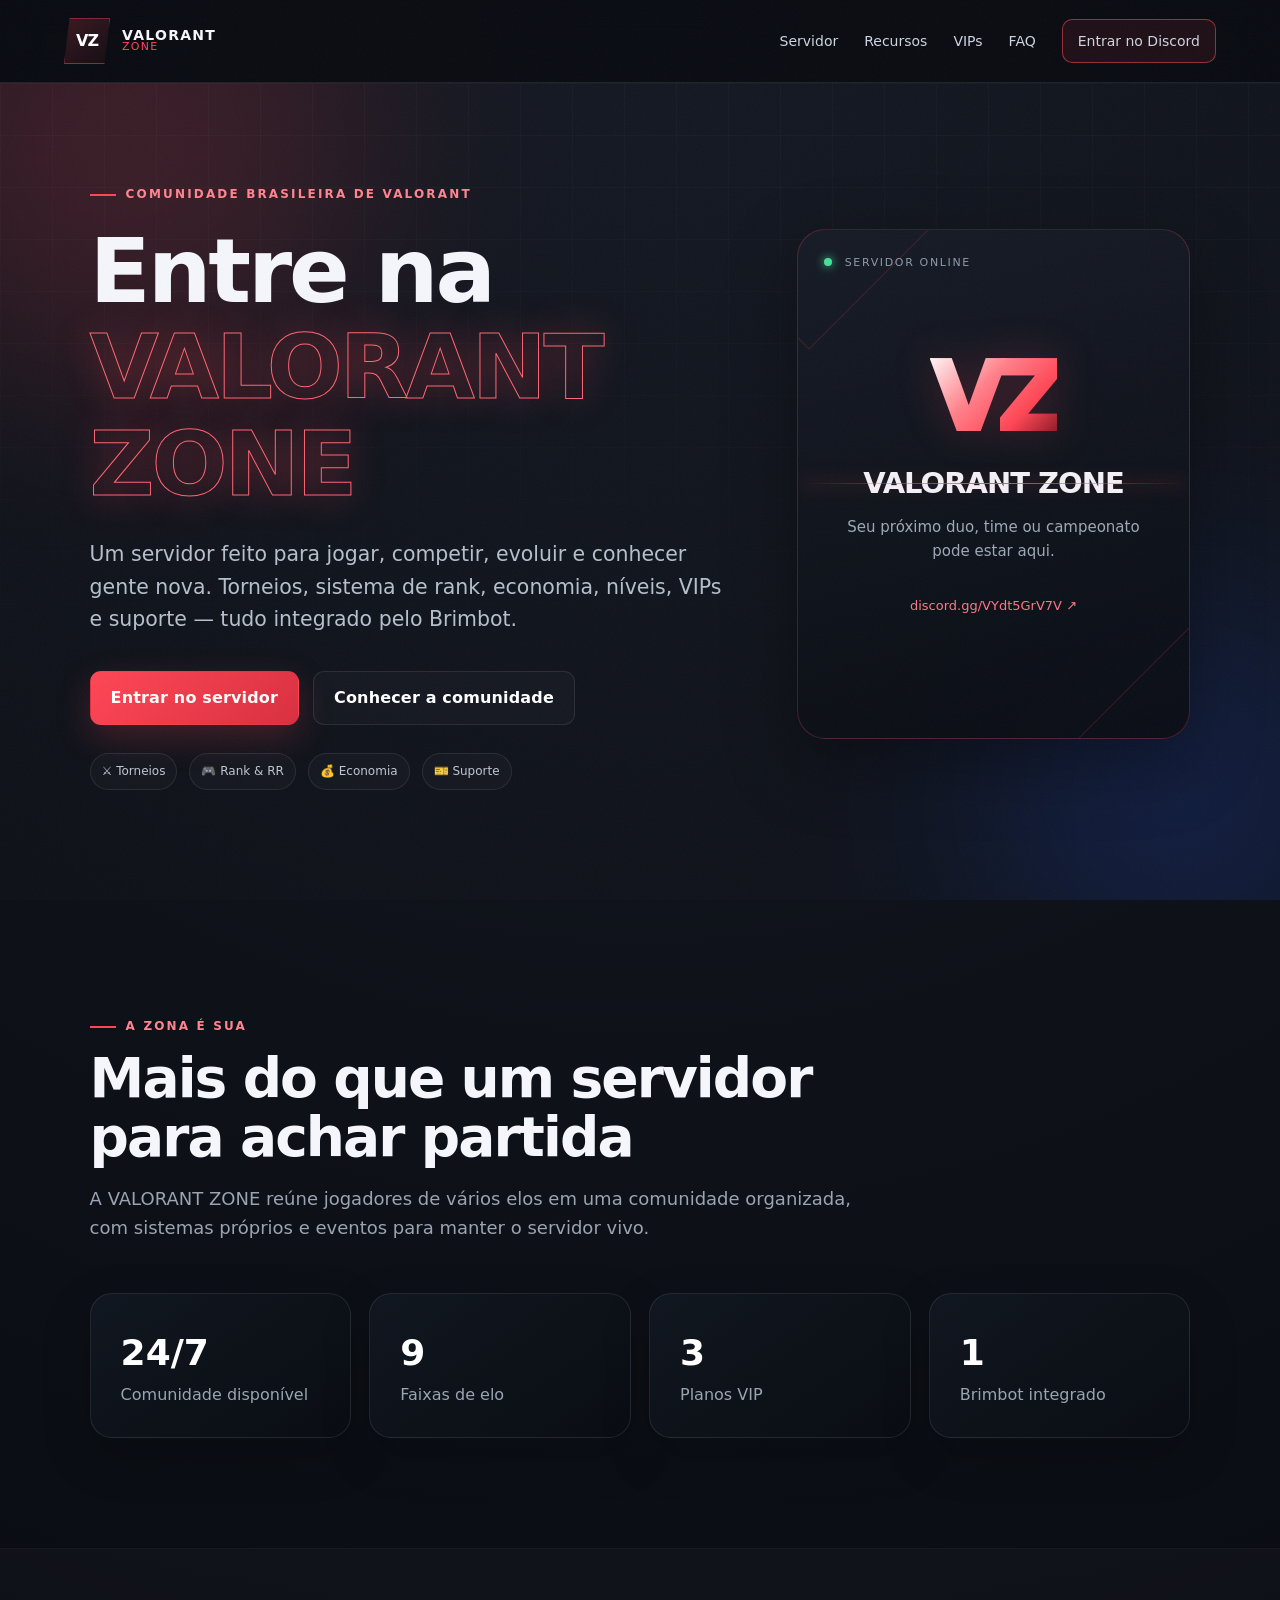
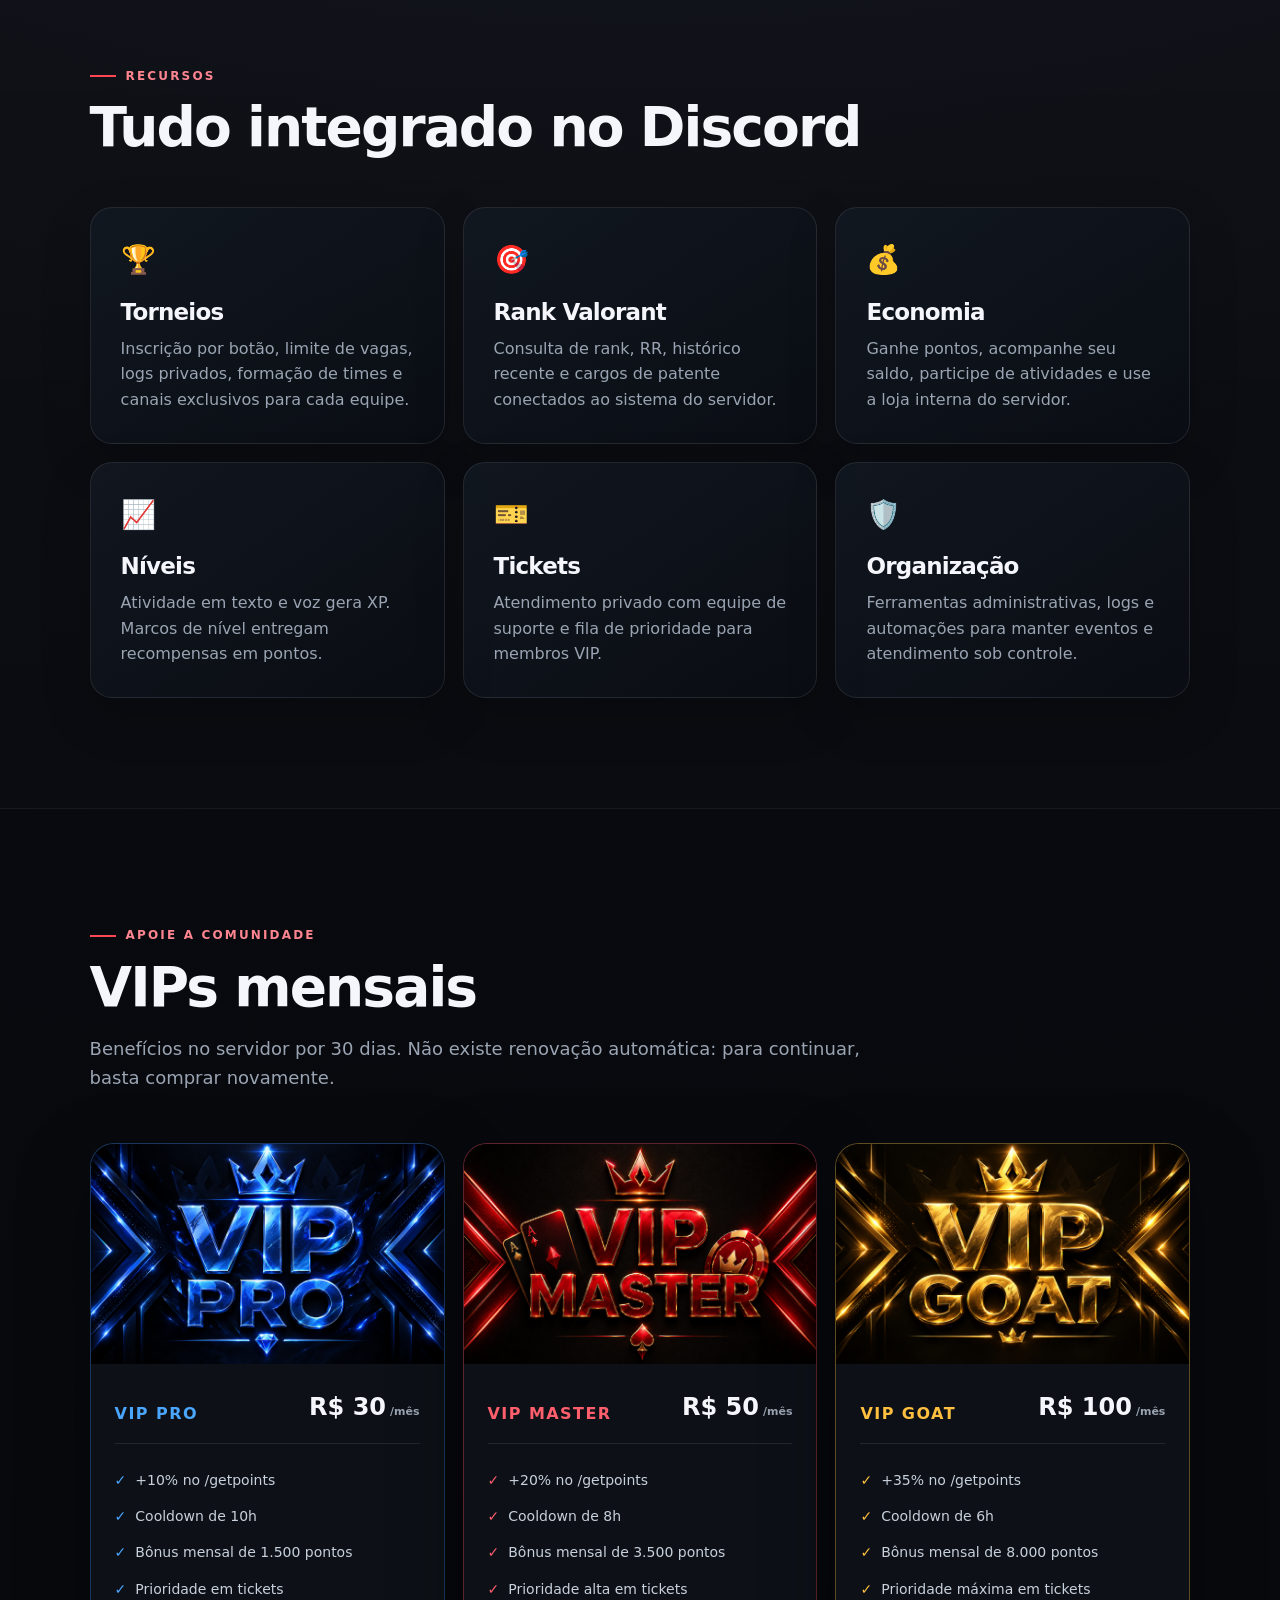
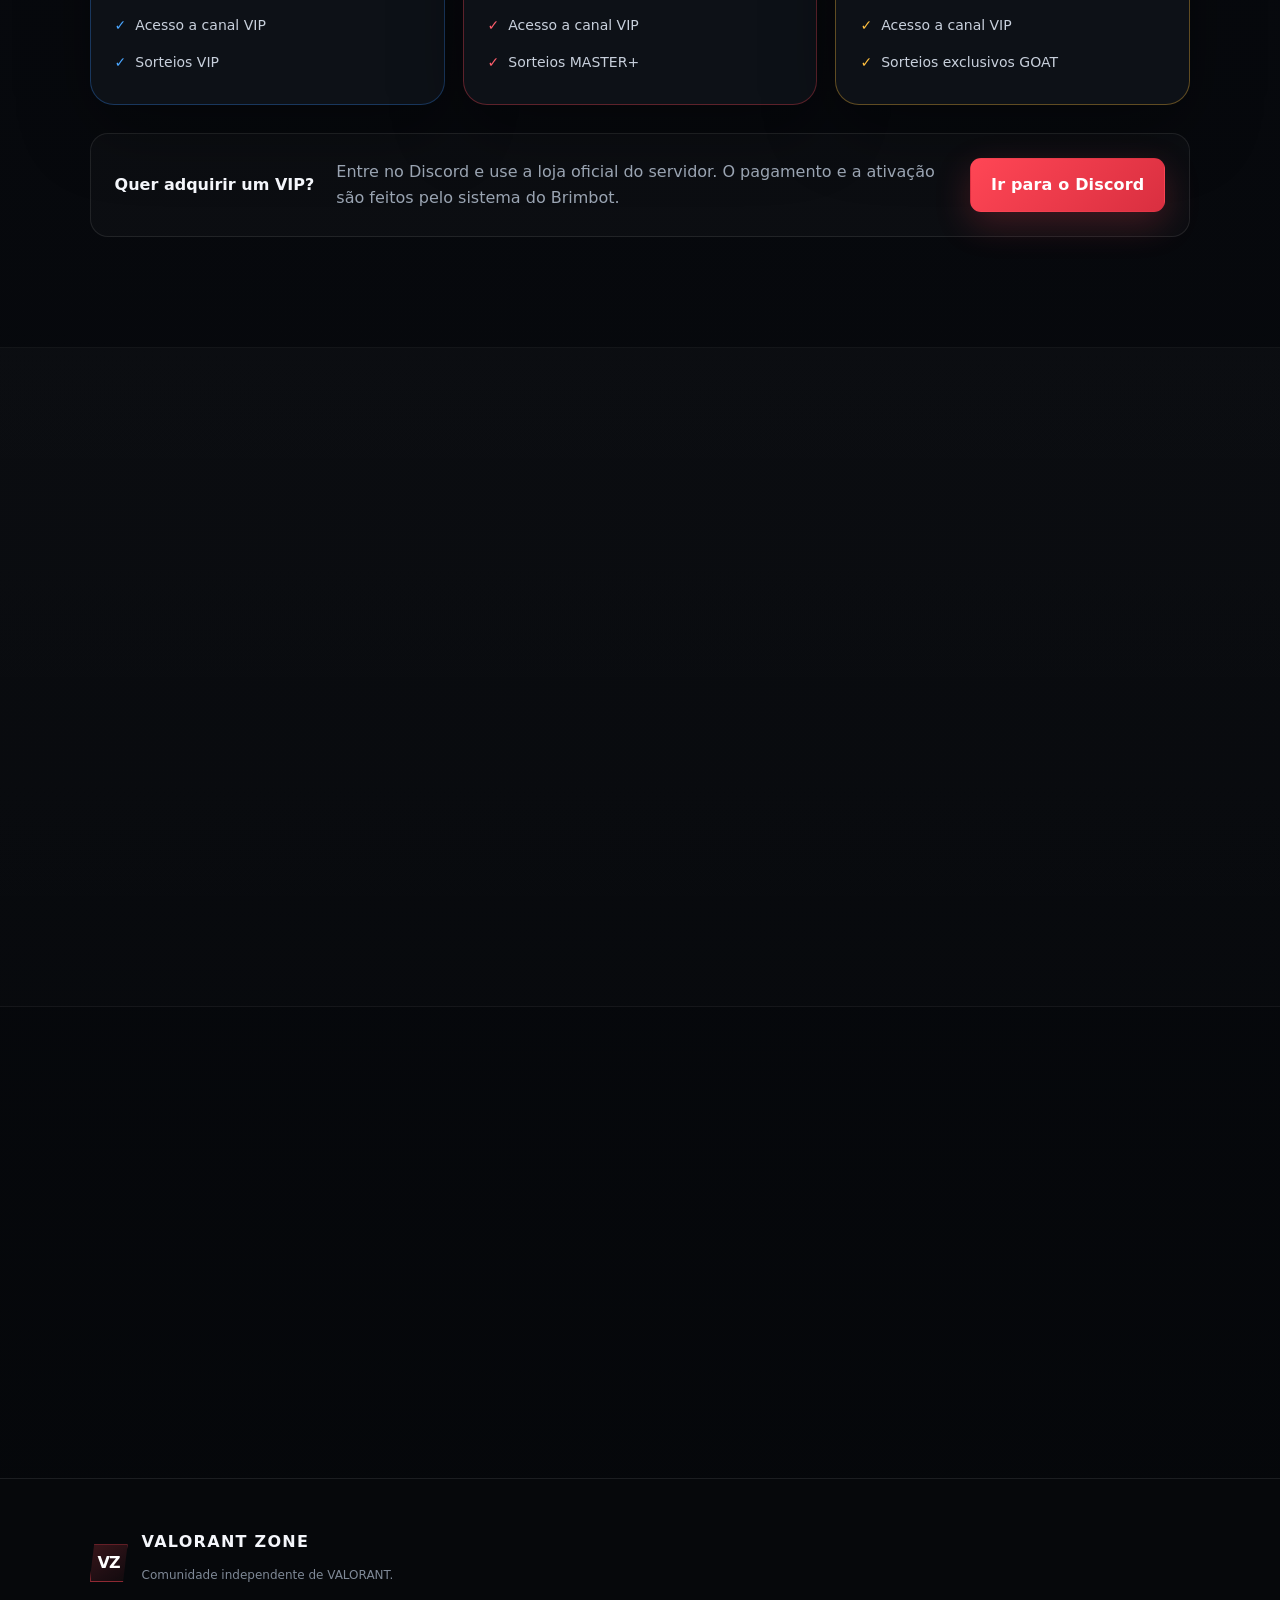
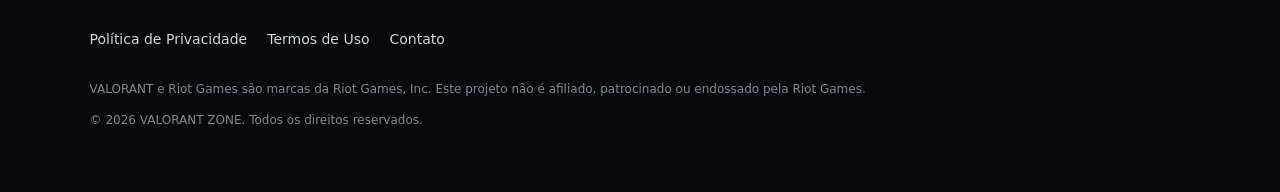
<file: index.html>
<!doctype html>
<html lang="pt-BR">
<head>
  <meta charset="utf-8" />
  <meta name="viewport" content="width=device-width, initial-scale=1" />
  <meta name="theme-color" content="#0b0d12" />
  <meta name="description" content="VALORANT ZONE — comunidade brasileira de VALORANT com torneios, ranks, economia, VIPs e muito mais." />
  <title>VALORANT ZONE — Comunidade de VALORANT</title>
  <link rel="icon" href="assets/favicon.svg" type="image/svg+xml" />
  <link rel="stylesheet" href="styles.css" />
</head>
<body>
  <div class="noise" aria-hidden="true"></div>
  <header class="site-header" id="topo">
    <a class="brand" href="#topo" aria-label="VALORANT ZONE - início">
      <span class="brand-mark">VZ</span>
      <span class="brand-text"><strong>VALORANT</strong><em>ZONE</em></span>
    </a>
    <button class="menu-toggle" aria-label="Abrir menu" aria-expanded="false">☰</button>
    <nav class="main-nav" aria-label="Navegação principal">
      <a href="#sobre">Servidor</a>
      <a href="#recursos">Recursos</a>
      <a href="#vips">VIPs</a>
      <a href="#faq">FAQ</a>
      <a class="nav-cta" data-discord-link href="https://discord.gg/SEU-CONVITE">Entrar no Discord</a>
    </nav>
  </header>

  <main>
    <section class="hero">
      <div class="hero-glow hero-glow-a"></div>
      <div class="hero-glow hero-glow-b"></div>
      <div class="hero-grid" aria-hidden="true"></div>
      <div class="hero-content reveal">
        <span class="eyebrow">COMUNIDADE BRASILEIRA DE VALORANT</span>
        <h1>Entre na <span>VALORANT ZONE</span></h1>
        <p>Um servidor feito para jogar, competir, evoluir e conhecer gente nova. Torneios, sistema de rank, economia, níveis, VIPs e suporte — tudo integrado pelo Brimbot.</p>
        <div class="hero-actions">
          <a class="btn btn-primary" data-discord-link href="https://discord.gg/SEU-CONVITE">Entrar no servidor</a>
          <a class="btn btn-ghost" href="#recursos">Conhecer a comunidade</a>
        </div>
        <div class="hero-badges">
          <span>⚔️ Torneios</span>
          <span>🎮 Rank & RR</span>
          <span>💰 Economia</span>
          <span>🎫 Suporte</span>
        </div>
      </div>
      <div class="hero-card reveal delay-1">
        <div class="scanner"></div>
        <div class="hero-card-top"><span class="status-dot"></span> SERVIDOR ONLINE</div>
        <div class="hero-logo">VZ</div>
        <h2>VALORANT ZONE</h2>
        <p>Seu próximo duo, time ou campeonato pode estar aqui.</p>
        <a data-discord-link href="https://discord.gg/SEU-CONVITE" class="mini-link">discord.gg/SEU-CONVITE ↗</a>
      </div>
    </section>

    <section class="section" id="sobre">
      <div class="section-heading reveal">
        <span class="eyebrow">A ZONA É SUA</span>
        <h2>Mais do que um servidor para achar partida</h2>
        <p>A VALORANT ZONE reúne jogadores de vários elos em uma comunidade organizada, com sistemas próprios e eventos para manter o servidor vivo.</p>
      </div>
      <div class="stat-grid reveal delay-1">
        <article class="stat-card"><strong>24/7</strong><span>Comunidade disponível</span></article>
        <article class="stat-card"><strong>9</strong><span>Faixas de elo</span></article>
        <article class="stat-card"><strong>3</strong><span>Planos VIP</span></article>
        <article class="stat-card"><strong>1</strong><span>Brimbot integrado</span></article>
      </div>
    </section>

    <section class="section alt" id="recursos">
      <div class="section-heading reveal">
        <span class="eyebrow">RECURSOS</span>
        <h2>Tudo integrado no Discord</h2>
      </div>
      <div class="feature-grid">
        <article class="feature-card reveal"><div class="icon">🏆</div><h3>Torneios</h3><p>Inscrição por botão, limite de vagas, logs privados, formação de times e canais exclusivos para cada equipe.</p></article>
        <article class="feature-card reveal delay-1"><div class="icon">🎯</div><h3>Rank Valorant</h3><p>Consulta de rank, RR, histórico recente e cargos de patente conectados ao sistema do servidor.</p></article>
        <article class="feature-card reveal delay-2"><div class="icon">💰</div><h3>Economia</h3><p>Ganhe pontos, acompanhe seu saldo, participe de atividades e use a loja interna do servidor.</p></article>
        <article class="feature-card reveal"><div class="icon">📈</div><h3>Níveis</h3><p>Atividade em texto e voz gera XP. Marcos de nível entregam recompensas em pontos.</p></article>
        <article class="feature-card reveal delay-1"><div class="icon">🎫</div><h3>Tickets</h3><p>Atendimento privado com equipe de suporte e fila de prioridade para membros VIP.</p></article>
        <article class="feature-card reveal delay-2"><div class="icon">🛡️</div><h3>Organização</h3><p>Ferramentas administrativas, logs e automações para manter eventos e atendimento sob controle.</p></article>
      </div>
    </section>

    <section class="section" id="vips">
      <div class="section-heading reveal">
        <span class="eyebrow">APOIE A COMUNIDADE</span>
        <h2>VIPs mensais</h2>
        <p>Benefícios no servidor por 30 dias. Não existe renovação automática: para continuar, basta comprar novamente.</p>
      </div>
      <div class="vip-grid">
        <article class="vip-card vip-pro reveal">
          <img src="assets/vip-pro.png" alt="Arte VIP PRO" />
          <div class="vip-content">
            <div class="vip-title"><span>VIP PRO</span><strong>R$ 30<span>/mês</span></strong></div>
            <ul><li>+10% no /getpoints</li><li>Cooldown de 10h</li><li>Bônus mensal de 1.500 pontos</li><li>Prioridade em tickets</li><li>Acesso a canal VIP</li><li>Sorteios VIP</li></ul>
          </div>
        </article>
        <article class="vip-card vip-master reveal delay-1">
          <img src="assets/vip-master.png" alt="Arte VIP MASTER" />
          <div class="vip-content">
            <div class="vip-title"><span>VIP MASTER</span><strong>R$ 50<span>/mês</span></strong></div>
            <ul><li>+20% no /getpoints</li><li>Cooldown de 8h</li><li>Bônus mensal de 3.500 pontos</li><li>Prioridade alta em tickets</li><li>Acesso a canal VIP</li><li>Sorteios MASTER+</li></ul>
          </div>
        </article>
        <article class="vip-card vip-goat reveal delay-2">
          <img src="assets/vip-goat.png" alt="Arte VIP GOAT" />
          <div class="vip-content">
            <div class="vip-title"><span>VIP GOAT</span><strong>R$ 100<span>/mês</span></strong></div>
            <ul><li>+35% no /getpoints</li><li>Cooldown de 6h</li><li>Bônus mensal de 8.000 pontos</li><li>Prioridade máxima em tickets</li><li>Acesso a canal VIP</li><li>Sorteios exclusivos GOAT</li></ul>
          </div>
        </article>
      </div>
      <div class="vip-note reveal">
        <strong>Quer adquirir um VIP?</strong>
        <span>Entre no Discord e use a loja oficial do servidor. O pagamento e a ativação são feitos pelo sistema do Brimbot.</span>
        <a class="btn btn-primary" data-discord-link href="https://discord.gg/SEU-CONVITE">Ir para o Discord</a>
      </div>
    </section>

    <section class="section alt" id="faq">
      <div class="section-heading reveal"><span class="eyebrow">FAQ</span><h2>Perguntas rápidas</h2></div>
      <div class="faq-list">
        <details class="reveal"><summary>Preciso pagar para entrar no servidor?</summary><p>Não. A comunidade é gratuita. Os VIPs são opcionais e existem para oferecer benefícios extras e apoiar a manutenção do servidor.</p></details>
        <details class="reveal"><summary>O VIP renova sozinho?</summary><p>Não. Cada compra ativa 30 dias. Quando o período terminar, o cargo expira e você decide se quer comprar novamente.</p></details>
        <details class="reveal"><summary>Como participo dos torneios?</summary><p>Os torneios são anunciados no Discord. Quando as inscrições estiverem abertas, a mensagem do evento terá os botões e as regras necessárias.</p></details>
        <details class="reveal"><summary>A VALORANT ZONE é oficial da Riot?</summary><p>Não. A VALORANT ZONE é uma comunidade independente e não é afiliada, patrocinada ou endossada pela Riot Games.</p></details>
      </div>
    </section>

    <section class="cta-section reveal">
      <div><span class="eyebrow">PRONTO PARA ENTRAR?</span><h2>Seu próximo squad começa aqui.</h2><p>Entre na VALORANT ZONE e participe da comunidade.</p></div>
      <a class="btn btn-primary btn-large" data-discord-link href="https://discord.gg/SEU-CONVITE">Entrar no Discord</a>
    </section>
  </main>

  <footer class="footer">
    <div class="footer-brand"><span class="brand-mark small">VZ</span><div><strong>VALORANT ZONE</strong><p>Comunidade independente de VALORANT.</p></div></div>
    <div class="footer-links"><a href="privacy.html">Política de Privacidade</a><a href="terms.html">Termos de Uso</a><a href="contact.html">Contato</a></div>
    <p class="legal">VALORANT e Riot Games são marcas da Riot Games, Inc. Este projeto não é afiliado, patrocinado ou endossado pela Riot Games.</p>
    <p class="copyright">© <span id="year"></span> VALORANT ZONE. Todos os direitos reservados.</p>
  </footer>

  <script src="config.js"></script>
  <script src="script.js"></script>
</body>
</html>
</file>
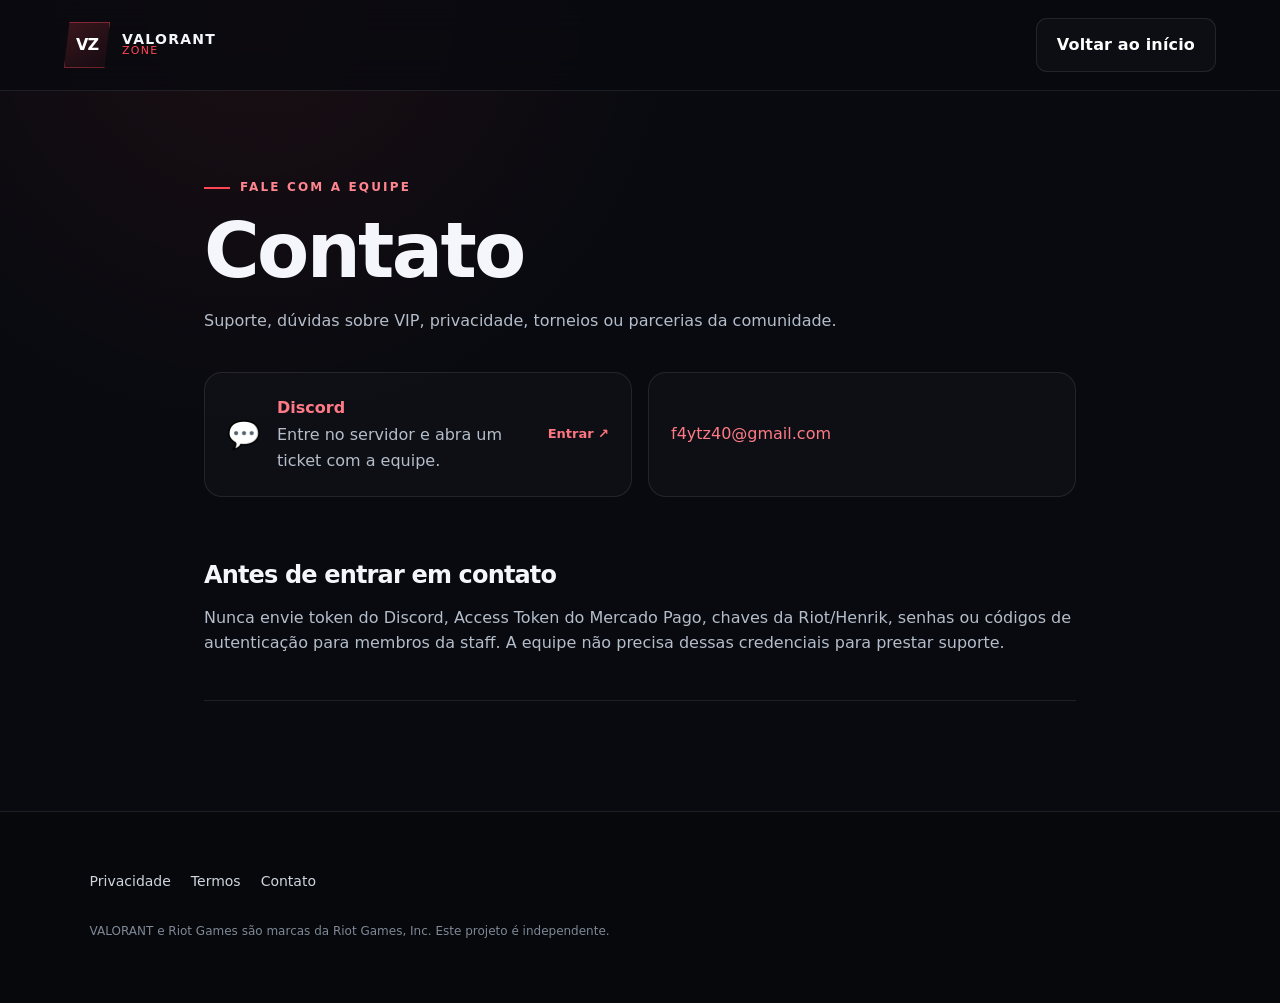
<file: contact.html>
<!doctype html><html lang="pt-BR"><head><meta charset="utf-8"><meta name="viewport" content="width=device-width,initial-scale=1"><meta name="theme-color" content="#0b0d12"><title>Contato — VALORANT ZONE</title><link rel="icon" href="assets/favicon.svg" type="image/svg+xml"><link rel="stylesheet" href="styles.css"></head><body class="legal-page"><header class="legal-header"><a class="brand" href="index.html"><span class="brand-mark">VZ</span><span class="brand-text"><strong>VALORANT</strong><em>ZONE</em></span></a><a class="btn btn-ghost" href="index.html">Voltar ao início</a></header><main class="legal-wrap contact-wrap"><span class="eyebrow">FALE COM A EQUIPE</span><h1>Contato</h1><p class="lead">Suporte, dúvidas sobre VIP, privacidade, torneios ou parcerias da comunidade.</p><div class="contact-grid"><a class="contact-card" data-discord-link href="https://discord.gg/SEU-CONVITE"><span>💬</span><div><strong>Discord</strong><p>Entre no servidor e abra um ticket com a equipe.</p></div><b>Entrar ↗</b></a><a class="contact-card" data-contact-email href="mailto:contato@seuemail.com"><span>✉️</span><div><strong>E-mail</strong><p data-contact-email-text>contato@seuemail.com</p></div><b>Enviar ↗</b></a></div><section><h2>Antes de entrar em contato</h2><p>Nunca envie token do Discord, Access Token do Mercado Pago, chaves da Riot/Henrik, senhas ou códigos de autenticação para membros da staff. A equipe não precisa dessas credenciais para prestar suporte.</p></section></main><footer class="footer compact"><div class="footer-links"><a href="privacy.html">Privacidade</a><a href="terms.html">Termos</a><a href="contact.html">Contato</a></div><p class="legal">VALORANT e Riot Games são marcas da Riot Games, Inc. Este projeto é independente.</p></footer><script src="config.js"></script><script src="script.js"></script></body></html>
</file>
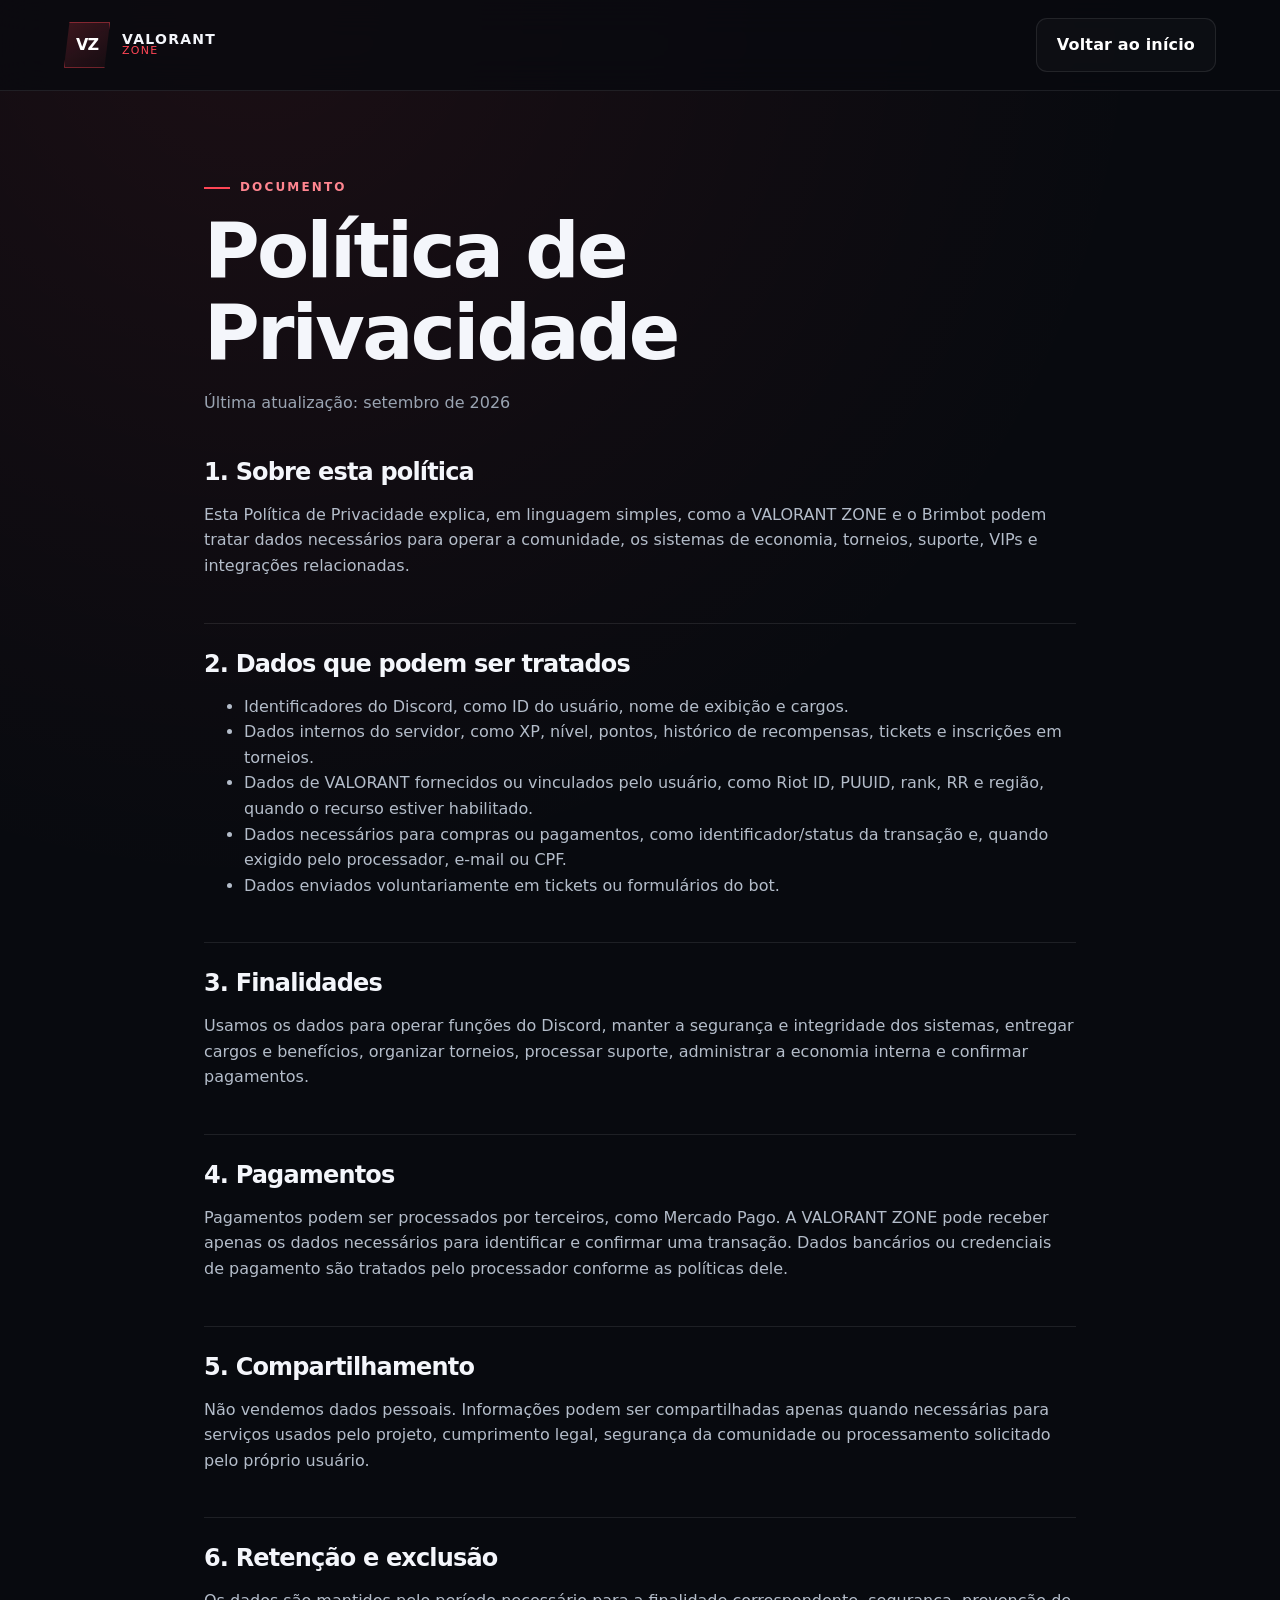
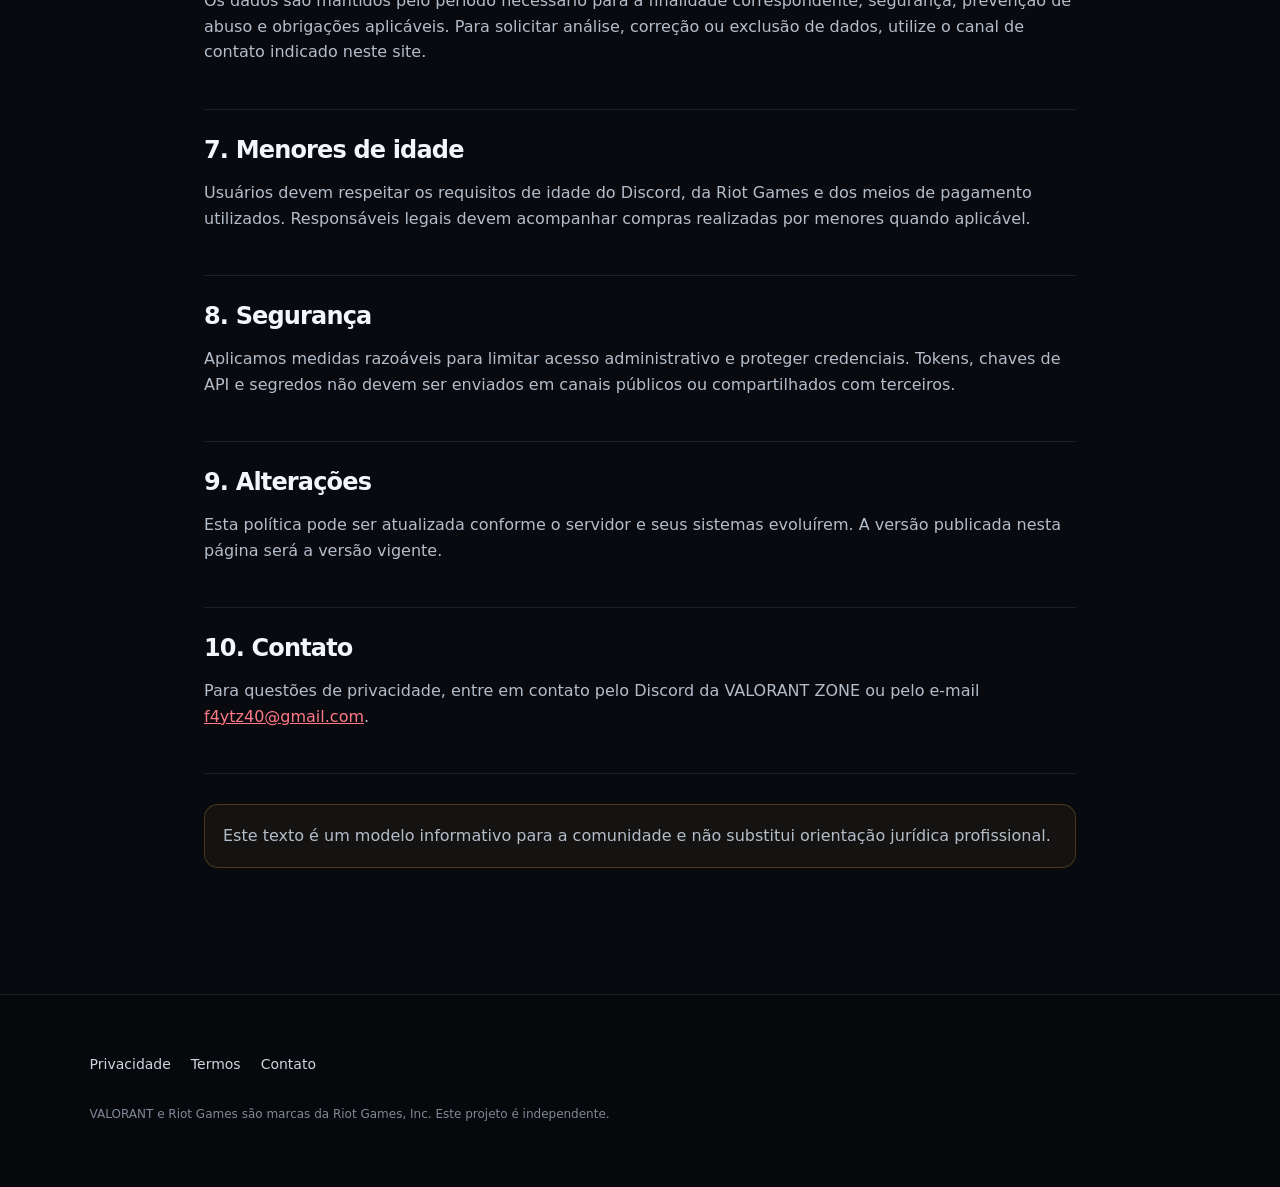
<file: privacy.html>
<!doctype html><html lang="pt-BR"><head><meta charset="utf-8"><meta name="viewport" content="width=device-width,initial-scale=1"><meta name="theme-color" content="#0b0d12"><title>Política de Privacidade — VALORANT ZONE</title><link rel="icon" href="assets/favicon.svg" type="image/svg+xml"><link rel="stylesheet" href="styles.css"></head><body class="legal-page"><header class="legal-header"><a class="brand" href="index.html"><span class="brand-mark">VZ</span><span class="brand-text"><strong>VALORANT</strong><em>ZONE</em></span></a><a class="btn btn-ghost" href="index.html">Voltar ao início</a></header><main class="legal-wrap"><span class="eyebrow">DOCUMENTO</span><h1>Política de Privacidade</h1><p class="updated">Última atualização: setembro de 2026</p><section><h2>1. Sobre esta política</h2><p>Esta Política de Privacidade explica, em linguagem simples, como a VALORANT ZONE e o Brimbot podem tratar dados necessários para operar a comunidade, os sistemas de economia, torneios, suporte, VIPs e integrações relacionadas.</p></section><section><h2>2. Dados que podem ser tratados</h2><ul><li>Identificadores do Discord, como ID do usuário, nome de exibição e cargos.</li><li>Dados internos do servidor, como XP, nível, pontos, histórico de recompensas, tickets e inscrições em torneios.</li><li>Dados de VALORANT fornecidos ou vinculados pelo usuário, como Riot ID, PUUID, rank, RR e região, quando o recurso estiver habilitado.</li><li>Dados necessários para compras ou pagamentos, como identificador/status da transação e, quando exigido pelo processador, e-mail ou CPF.</li><li>Dados enviados voluntariamente em tickets ou formulários do bot.</li></ul></section><section><h2>3. Finalidades</h2><p>Usamos os dados para operar funções do Discord, manter a segurança e integridade dos sistemas, entregar cargos e benefícios, organizar torneios, processar suporte, administrar a economia interna e confirmar pagamentos.</p></section><section><h2>4. Pagamentos</h2><p>Pagamentos podem ser processados por terceiros, como Mercado Pago. A VALORANT ZONE pode receber apenas os dados necessários para identificar e confirmar uma transação. Dados bancários ou credenciais de pagamento são tratados pelo processador conforme as políticas dele.</p></section><section><h2>5. Compartilhamento</h2><p>Não vendemos dados pessoais. Informações podem ser compartilhadas apenas quando necessárias para serviços usados pelo projeto, cumprimento legal, segurança da comunidade ou processamento solicitado pelo próprio usuário.</p></section><section><h2>6. Retenção e exclusão</h2><p>Os dados são mantidos pelo período necessário para a finalidade correspondente, segurança, prevenção de abuso e obrigações aplicáveis. Para solicitar análise, correção ou exclusão de dados, utilize o canal de contato indicado neste site.</p></section><section><h2>7. Menores de idade</h2><p>Usuários devem respeitar os requisitos de idade do Discord, da Riot Games e dos meios de pagamento utilizados. Responsáveis legais devem acompanhar compras realizadas por menores quando aplicável.</p></section><section><h2>8. Segurança</h2><p>Aplicamos medidas razoáveis para limitar acesso administrativo e proteger credenciais. Tokens, chaves de API e segredos não devem ser enviados em canais públicos ou compartilhados com terceiros.</p></section><section><h2>9. Alterações</h2><p>Esta política pode ser atualizada conforme o servidor e seus sistemas evoluírem. A versão publicada nesta página será a versão vigente.</p></section><section><h2>10. Contato</h2><p>Para questões de privacidade, entre em contato pelo Discord da VALORANT ZONE ou pelo e-mail <a data-contact-email href="mailto:contato@seuemail.com">contato@seuemail.com</a>.</p></section><p class="legal-note">Este texto é um modelo informativo para a comunidade e não substitui orientação jurídica profissional.</p></main><footer class="footer compact"><div class="footer-links"><a href="privacy.html">Privacidade</a><a href="terms.html">Termos</a><a href="contact.html">Contato</a></div><p class="legal">VALORANT e Riot Games são marcas da Riot Games, Inc. Este projeto é independente.</p></footer><script src="config.js"></script><script src="script.js"></script></body></html>
</file>
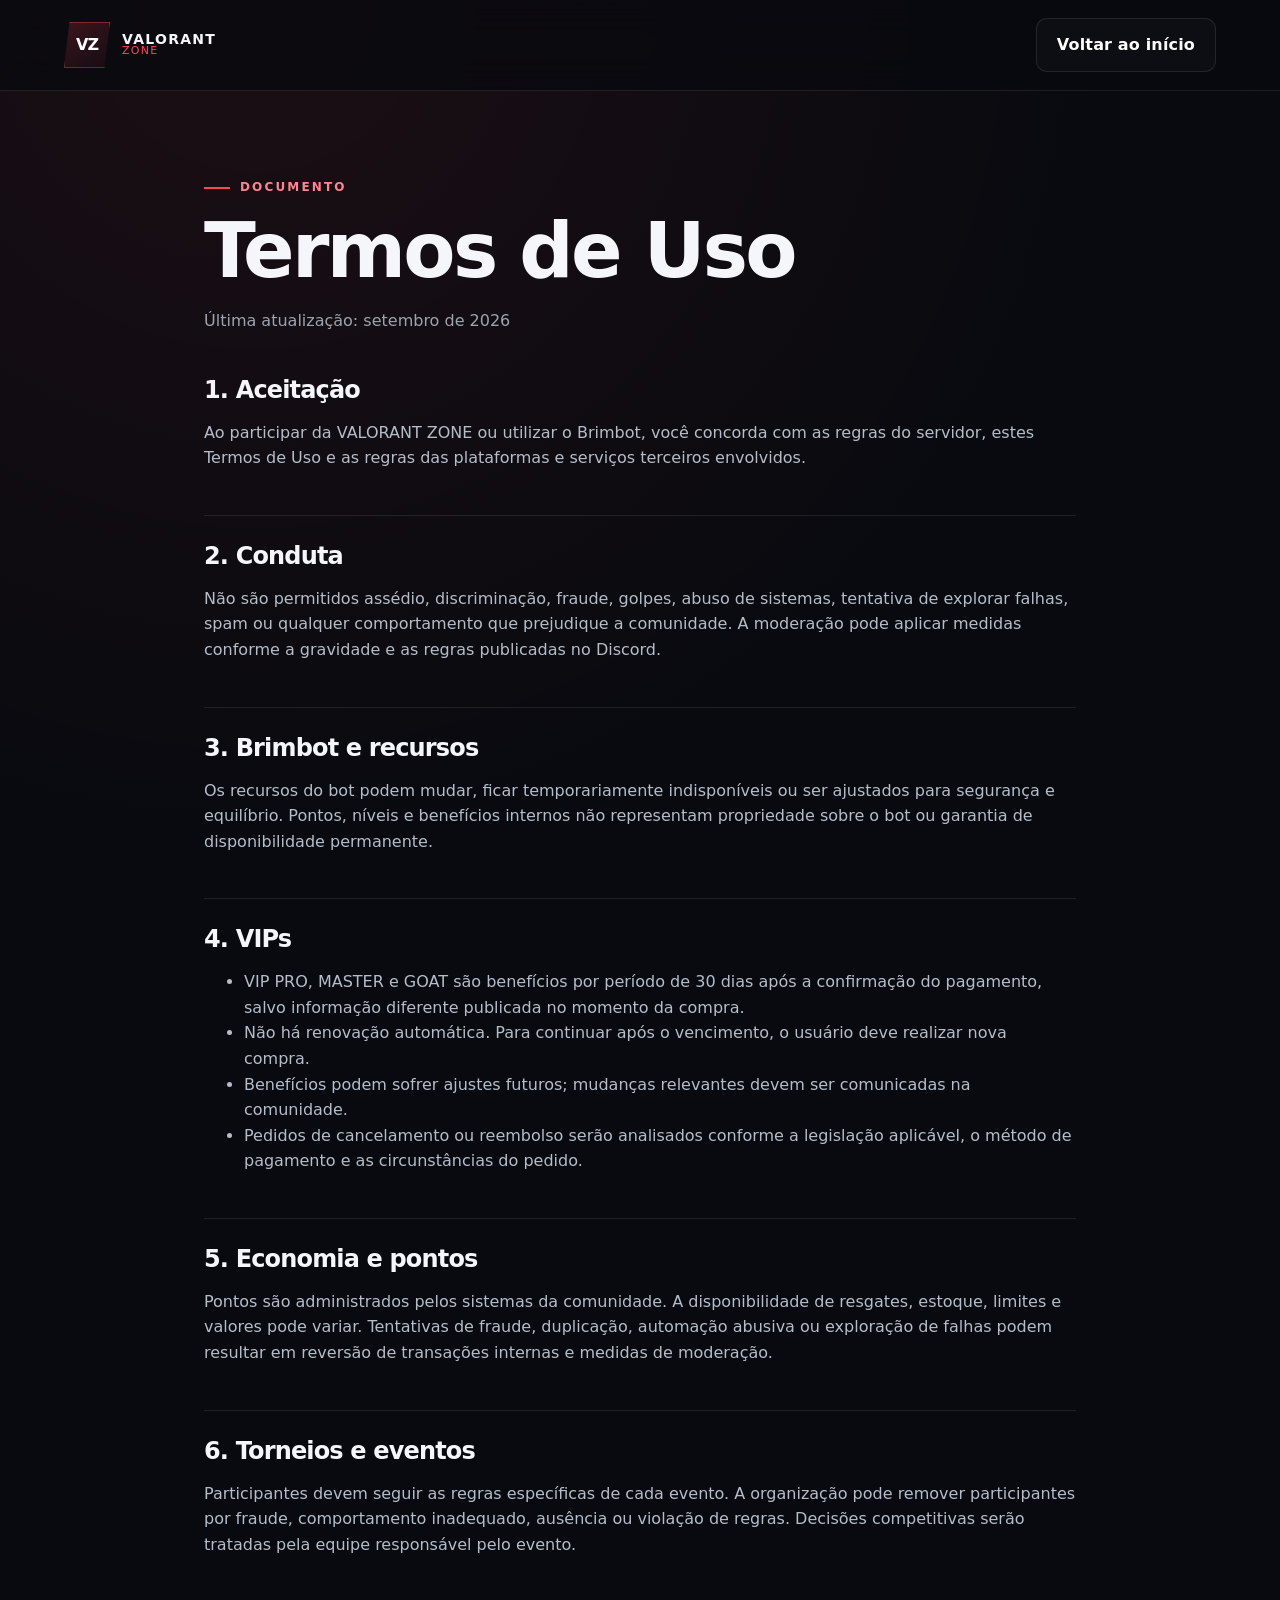
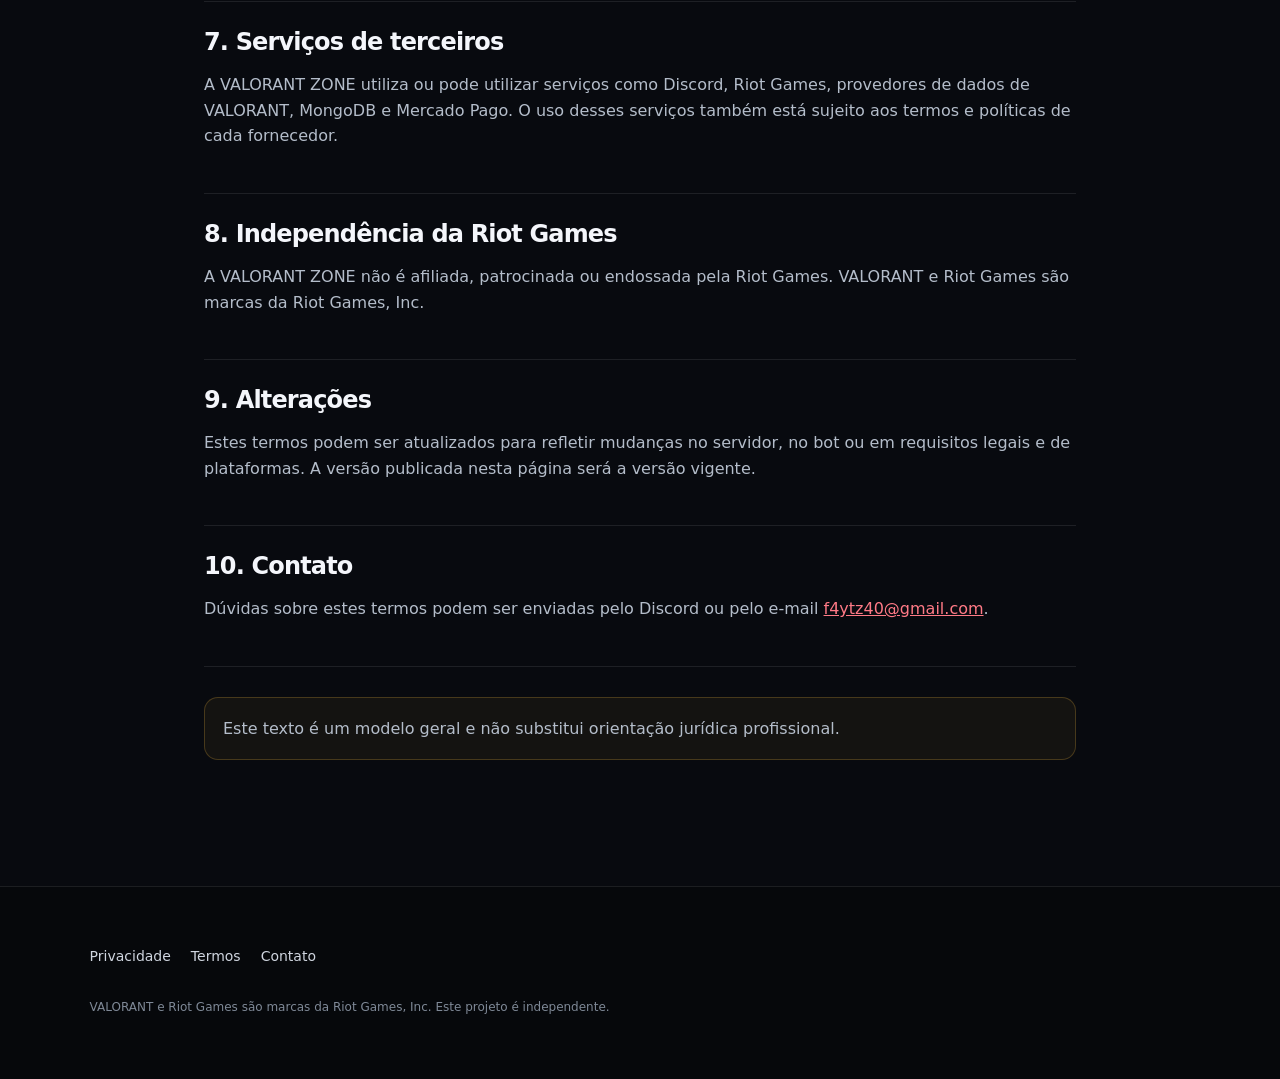
<file: terms.html>
<!doctype html><html lang="pt-BR"><head><meta charset="utf-8"><meta name="viewport" content="width=device-width,initial-scale=1"><meta name="theme-color" content="#0b0d12"><title>Termos de Uso — VALORANT ZONE</title><link rel="icon" href="assets/favicon.svg" type="image/svg+xml"><link rel="stylesheet" href="styles.css"></head><body class="legal-page"><header class="legal-header"><a class="brand" href="index.html"><span class="brand-mark">VZ</span><span class="brand-text"><strong>VALORANT</strong><em>ZONE</em></span></a><a class="btn btn-ghost" href="index.html">Voltar ao início</a></header><main class="legal-wrap"><span class="eyebrow">DOCUMENTO</span><h1>Termos de Uso</h1><p class="updated">Última atualização: setembro de 2026</p><section><h2>1. Aceitação</h2><p>Ao participar da VALORANT ZONE ou utilizar o Brimbot, você concorda com as regras do servidor, estes Termos de Uso e as regras das plataformas e serviços terceiros envolvidos.</p></section><section><h2>2. Conduta</h2><p>Não são permitidos assédio, discriminação, fraude, golpes, abuso de sistemas, tentativa de explorar falhas, spam ou qualquer comportamento que prejudique a comunidade. A moderação pode aplicar medidas conforme a gravidade e as regras publicadas no Discord.</p></section><section><h2>3. Brimbot e recursos</h2><p>Os recursos do bot podem mudar, ficar temporariamente indisponíveis ou ser ajustados para segurança e equilíbrio. Pontos, níveis e benefícios internos não representam propriedade sobre o bot ou garantia de disponibilidade permanente.</p></section><section><h2>4. VIPs</h2><ul><li>VIP PRO, MASTER e GOAT são benefícios por período de 30 dias após a confirmação do pagamento, salvo informação diferente publicada no momento da compra.</li><li>Não há renovação automática. Para continuar após o vencimento, o usuário deve realizar nova compra.</li><li>Benefícios podem sofrer ajustes futuros; mudanças relevantes devem ser comunicadas na comunidade.</li><li>Pedidos de cancelamento ou reembolso serão analisados conforme a legislação aplicável, o método de pagamento e as circunstâncias do pedido.</li></ul></section><section><h2>5. Economia e pontos</h2><p>Pontos são administrados pelos sistemas da comunidade. A disponibilidade de resgates, estoque, limites e valores pode variar. Tentativas de fraude, duplicação, automação abusiva ou exploração de falhas podem resultar em reversão de transações internas e medidas de moderação.</p></section><section><h2>6. Torneios e eventos</h2><p>Participantes devem seguir as regras específicas de cada evento. A organização pode remover participantes por fraude, comportamento inadequado, ausência ou violação de regras. Decisões competitivas serão tratadas pela equipe responsável pelo evento.</p></section><section><h2>7. Serviços de terceiros</h2><p>A VALORANT ZONE utiliza ou pode utilizar serviços como Discord, Riot Games, provedores de dados de VALORANT, MongoDB e Mercado Pago. O uso desses serviços também está sujeito aos termos e políticas de cada fornecedor.</p></section><section><h2>8. Independência da Riot Games</h2><p>A VALORANT ZONE não é afiliada, patrocinada ou endossada pela Riot Games. VALORANT e Riot Games são marcas da Riot Games, Inc.</p></section><section><h2>9. Alterações</h2><p>Estes termos podem ser atualizados para refletir mudanças no servidor, no bot ou em requisitos legais e de plataformas. A versão publicada nesta página será a versão vigente.</p></section><section><h2>10. Contato</h2><p>Dúvidas sobre estes termos podem ser enviadas pelo Discord ou pelo e-mail <a data-contact-email href="mailto:contato@seuemail.com">contato@seuemail.com</a>.</p></section><p class="legal-note">Este texto é um modelo geral e não substitui orientação jurídica profissional.</p></main><footer class="footer compact"><div class="footer-links"><a href="privacy.html">Privacidade</a><a href="terms.html">Termos</a><a href="contact.html">Contato</a></div><p class="legal">VALORANT e Riot Games são marcas da Riot Games, Inc. Este projeto é independente.</p></footer><script src="config.js"></script><script src="script.js"></script></body></html>
</file>
<file: styles.css>
:root{--bg:#080a0f;--bg2:#0d1118;--panel:#111722;--panel2:#151c28;--text:#f4f6fb;--muted:#9aa4b2;--red:#ff4655;--red2:#d92f40;--line:rgba(255,255,255,.09);--cyan:#50d7ff;--gold:#ffbf3f;--radius:22px;--shadow:0 24px 70px rgba(0,0,0,.35)}*{box-sizing:border-box}html{scroll-behavior:smooth}body{margin:0;background:radial-gradient(circle at top,#141923 0,#080a0f 42%,#05070a 100%);color:var(--text);font-family:Inter,ui-sans-serif,system-ui,-apple-system,BlinkMacSystemFont,"Segoe UI",sans-serif;line-height:1.6}.noise{position:fixed;inset:0;pointer-events:none;z-index:100;opacity:.04;background-image:url("data:image/svg+xml,%3Csvg xmlns='http://www.w3.org/2000/svg' width='140' height='140' viewBox='0 0 140 140'%3E%3Cfilter id='n'%3E%3CfeTurbulence type='fractalNoise' baseFrequency='.8' numOctaves='3' stitchTiles='stitch'/%3E%3C/filter%3E%3Crect width='100%25' height='100%25' filter='url(%23n)' opacity='.8'/%3E%3C/svg%3E")}.site-header,.legal-header{position:sticky;top:0;z-index:50;display:flex;align-items:center;justify-content:space-between;padding:18px clamp(20px,5vw,74px);border-bottom:1px solid var(--line);background:rgba(8,10,15,.76);backdrop-filter:blur(18px)}.brand{display:flex;align-items:center;gap:12px;color:var(--text);text-decoration:none}.brand-mark{display:grid;place-items:center;width:46px;height:46px;border:1px solid rgba(255,70,85,.45);background:linear-gradient(145deg,rgba(255,70,85,.2),rgba(255,70,85,.04));clip-path:polygon(12% 0,100% 0,88% 100%,0 100%);font-weight:900;letter-spacing:-1px;color:#fff}.brand-mark.small{width:38px;height:38px}.brand-text{display:flex;flex-direction:column;line-height:.95;letter-spacing:.08em}.brand-text strong{font-size:14px}.brand-text em{font-size:11px;color:var(--red);font-style:normal}.main-nav{display:flex;align-items:center;gap:26px}.main-nav a,.footer a{color:#cfd5df;text-decoration:none;font-size:14px}.main-nav a:hover,.footer a:hover{color:#fff}.nav-cta{padding:10px 15px;border:1px solid rgba(255,70,85,.55);border-radius:10px;background:rgba(255,70,85,.09)}.menu-toggle{display:none;color:#fff;background:none;border:0;font-size:28px}.hero{position:relative;min-height:760px;display:grid;grid-template-columns:minmax(0,1.15fr) minmax(330px,.7fr);gap:60px;align-items:center;padding:95px clamp(20px,7vw,110px) 110px;overflow:hidden}.hero-grid{position:absolute;inset:0;background-image:linear-gradient(rgba(255,255,255,.025) 1px,transparent 1px),linear-gradient(90deg,rgba(255,255,255,.025) 1px,transparent 1px);background-size:52px 52px;mask-image:linear-gradient(to bottom,black,transparent 85%)}.hero-glow{position:absolute;border-radius:50%;filter:blur(110px);opacity:.18}.hero-glow-a{width:480px;height:480px;background:var(--red);top:-180px;left:-120px}.hero-glow-b{width:400px;height:400px;background:#275aff;right:-100px;bottom:-100px}.hero-content,.hero-card{position:relative;z-index:2}.eyebrow{display:inline-flex;align-items:center;gap:10px;font-size:12px;font-weight:800;letter-spacing:.18em;color:#ff8590}.eyebrow:before{content:"";width:26px;height:2px;background:var(--red)}h1,h2,h3{margin:0;line-height:1.08;letter-spacing:-.035em}.hero h1{font-size:clamp(52px,7vw,100px);max-width:900px;margin:18px 0 25px}.hero h1 span{color:transparent;-webkit-text-stroke:1px #ff6674;text-shadow:0 0 38px rgba(255,70,85,.25)}.hero p{max-width:760px;color:#b6bfcc;font-size:clamp(17px,1.6vw,21px)}.hero-actions{display:flex;gap:14px;flex-wrap:wrap;margin-top:35px}.btn{display:inline-flex;justify-content:center;align-items:center;padding:13px 20px;border-radius:11px;text-decoration:none;font-weight:800;letter-spacing:.01em;transition:.2s ease;border:1px solid transparent}.btn-primary{color:#fff;background:linear-gradient(135deg,var(--red),var(--red2));box-shadow:0 12px 35px rgba(255,70,85,.22)}.btn-primary:hover{transform:translateY(-2px);box-shadow:0 16px 42px rgba(255,70,85,.32)}.btn-ghost{color:#fff;border-color:var(--line);background:rgba(255,255,255,.025)}.btn-ghost:hover{border-color:rgba(255,255,255,.25);background:rgba(255,255,255,.055)}.btn-large{padding:16px 26px}.hero-badges{display:flex;gap:12px;flex-wrap:wrap;margin-top:28px}.hero-badges span{padding:8px 11px;border:1px solid var(--line);border-radius:999px;color:#bfc7d2;font-size:12px;background:rgba(255,255,255,.025)}.hero-card{justify-self:center;width:min(100%,430px);min-height:510px;padding:28px;border:1px solid rgba(255,70,85,.25);border-radius:28px;background:linear-gradient(165deg,rgba(23,28,39,.93),rgba(9,12,18,.88));box-shadow:var(--shadow);display:flex;flex-direction:column;justify-content:center;align-items:center;text-align:center;overflow:hidden}.hero-card:before,.hero-card:after{content:"";position:absolute;border:1px solid rgba(255,70,85,.18);width:180px;height:180px;transform:rotate(45deg)}.hero-card:before{top:-100px;left:-80px}.hero-card:after{right:-100px;bottom:-100px}.scanner{position:absolute;left:0;right:0;height:1px;background:linear-gradient(90deg,transparent,var(--red),transparent);box-shadow:0 0 18px var(--red);animation:scan 5s linear infinite}@keyframes scan{0%{top:8%}50%{top:90%}100%{top:8%}}.hero-card-top{position:absolute;top:24px;left:26px;font-size:11px;letter-spacing:.15em;color:#8f9aab}.status-dot{display:inline-block;width:8px;height:8px;background:#48e098;border-radius:50%;margin-right:8px;box-shadow:0 0 10px #48e098}.hero-logo{font-size:95px;font-weight:1000;line-height:1;letter-spacing:-.08em;background:linear-gradient(135deg,#fff 0,#ff7f89 40%,#ff4655 70%,#6e111b 100%);-webkit-background-clip:text;color:transparent;filter:drop-shadow(0 0 20px rgba(255,70,85,.22))}.hero-card h2{margin-top:22px;font-size:29px}.hero-card p{font-size:15px;max-width:310px;color:#9ea8b6}.mini-link{margin-top:18px;color:#ff7784;text-decoration:none;font-size:13px}.section{padding:110px clamp(20px,7vw,110px)}.section.alt{background:linear-gradient(180deg,rgba(255,255,255,.018),rgba(255,255,255,.006));border-block:1px solid rgba(255,255,255,.045)}.section-heading{max-width:790px;margin-bottom:50px}.section-heading h2{font-size:clamp(36px,4.3vw,62px);margin:12px 0 15px}.section-heading p{color:var(--muted);font-size:18px}.stat-grid,.feature-grid,.vip-grid{display:grid;gap:18px}.stat-grid{grid-template-columns:repeat(4,1fr)}.stat-card,.feature-card{border:1px solid var(--line);background:linear-gradient(145deg,rgba(19,25,35,.8),rgba(10,14,20,.78));border-radius:var(--radius);box-shadow:0 18px 50px rgba(0,0,0,.18)}.stat-card{padding:30px}.stat-card strong{display:block;font-size:36px;color:#fff}.stat-card span{color:var(--muted)}.feature-grid{grid-template-columns:repeat(3,1fr)}.feature-card{padding:30px;transition:.2s}.feature-card:hover{transform:translateY(-4px);border-color:rgba(255,70,85,.22)}.feature-card .icon{font-size:28px}.feature-card h3{font-size:23px;margin:17px 0 11px}.feature-card p{color:var(--muted);margin:0}.vip-grid{grid-template-columns:repeat(3,1fr)}.vip-card{overflow:hidden;border-radius:24px;border:1px solid var(--line);background:#0d1117;box-shadow:var(--shadow);transition:.25s ease}.vip-card:hover{transform:translateY(-7px)}.vip-card img{display:block;width:100%;aspect-ratio:16/10;object-fit:cover}.vip-content{padding:24px}.vip-title{display:flex;align-items:flex-end;justify-content:space-between;gap:12px;border-bottom:1px solid var(--line);padding-bottom:16px}.vip-title>span{font-weight:900;letter-spacing:.09em}.vip-title strong{font-size:24px}.vip-title strong span{font-size:11px;color:var(--muted);font-weight:600;margin-left:4px}.vip-card ul{list-style:none;padding:0;margin:18px 0 0}.vip-card li{padding:7px 0;color:#c8d0dc;font-size:14px}.vip-card li:before{content:"✓";margin-right:9px;font-weight:900}.vip-pro{border-color:rgba(55,143,255,.3)}.vip-pro li:before,.vip-pro .vip-title>span{color:#4aa6ff}.vip-master{border-color:rgba(255,70,85,.33)}.vip-master li:before,.vip-master .vip-title>span{color:#ff5e6c}.vip-goat{border-color:rgba(255,190,58,.34)}.vip-goat li:before,.vip-goat .vip-title>span{color:#ffbf3f}.vip-note{margin-top:28px;display:flex;align-items:center;gap:22px;padding:24px;border:1px solid var(--line);border-radius:18px;background:rgba(255,255,255,.025)}.vip-note strong{white-space:nowrap}.vip-note span{color:var(--muted);flex:1}.faq-list{max-width:900px;display:grid;gap:12px}.faq-list details{border:1px solid var(--line);border-radius:16px;background:rgba(13,17,24,.8);padding:18px 20px}.faq-list summary{cursor:pointer;font-weight:800}.faq-list p{color:var(--muted);margin:12px 0 0}.cta-section{margin:70px clamp(20px,7vw,110px) 110px;padding:42px 46px;border:1px solid rgba(255,70,85,.26);border-radius:28px;background:radial-gradient(circle at 80% 20%,rgba(255,70,85,.16),transparent 40%),linear-gradient(135deg,#151a24,#0b0f15);display:flex;align-items:center;justify-content:space-between;gap:30px}.cta-section h2{font-size:clamp(32px,4vw,54px);margin:10px 0}.cta-section p{color:var(--muted)}.footer{padding:50px clamp(20px,7vw,110px);border-top:1px solid var(--line);background:#06080b}.footer-brand{display:flex;gap:14px;align-items:center}.footer-brand strong{letter-spacing:.08em}.footer-brand p,.legal,.copyright{color:#7f8997;font-size:12px}.footer-links{display:flex;gap:20px;flex-wrap:wrap;margin:30px 0}.footer.compact{padding-top:28px}.legal-page{background:radial-gradient(circle at 20% 0,rgba(255,70,85,.08),transparent 30%),#080a0f}.legal-wrap{max-width:920px;margin:0 auto;padding:80px 24px 110px}.legal-wrap h1{font-size:clamp(44px,7vw,76px);margin:13px 0 8px}.legal-wrap .updated,.lead{color:var(--muted)}.legal-wrap section{padding:28px 0;border-bottom:1px solid var(--line)}.legal-wrap h2{font-size:24px;margin-bottom:12px}.legal-wrap p,.legal-wrap li{color:#b4bdca}.legal-wrap a{color:#ff7a86}.legal-note{margin-top:30px;padding:18px;border:1px solid rgba(255,190,63,.22);border-radius:14px;background:rgba(255,190,63,.05)}.contact-grid{display:grid;grid-template-columns:repeat(2,1fr);gap:16px;margin:38px 0}.contact-card{display:flex;align-items:center;gap:16px;text-decoration:none;color:#fff;padding:22px;border:1px solid var(--line);border-radius:18px;background:rgba(255,255,255,.025)}.contact-card>span{font-size:27px}.contact-card div{flex:1}.contact-card p{margin:2px 0 0}.contact-card b{color:#ff7580;font-size:13px}.reveal{opacity:0;transform:translateY(20px);transition:opacity .7s ease,transform .7s ease}.reveal.visible{opacity:1;transform:none}.delay-1{transition-delay:.08s}.delay-2{transition-delay:.16s}@media(max-width:1000px){.hero{grid-template-columns:1fr;min-height:auto;padding-top:80px}.hero-card{justify-self:start}.feature-grid,.vip-grid{grid-template-columns:repeat(2,1fr)}.vip-grid .vip-goat{grid-column:1/-1;max-width:520px}.stat-grid{grid-template-columns:repeat(2,1fr)}}@media(max-width:760px){.site-header{padding:14px 18px}.menu-toggle{display:block}.main-nav{position:absolute;top:76px;left:14px;right:14px;display:none;flex-direction:column;align-items:stretch;padding:16px;border:1px solid var(--line);border-radius:16px;background:#0c1017;box-shadow:var(--shadow)}.main-nav.open{display:flex}.main-nav a{padding:8px}.hero{padding:65px 20px 80px}.hero h1{font-size:52px}.hero-card{width:100%;min-height:430px}.section{padding:80px 20px}.feature-grid,.vip-grid,.stat-grid,.contact-grid{grid-template-columns:1fr}.vip-grid .vip-goat{grid-column:auto}.vip-note,.cta-section{flex-direction:column;align-items:flex-start}.cta-section{margin:40px 20px 80px;padding:30px}.legal-header{position:relative;padding:14px 18px}.legal-header .btn{padding:9px 12px;font-size:12px}.brand-text{display:none}}@media(prefers-reduced-motion:reduce){*{scroll-behavior:auto!important}.reveal{opacity:1;transform:none;transition:none}.scanner{display:none}}
</file>
